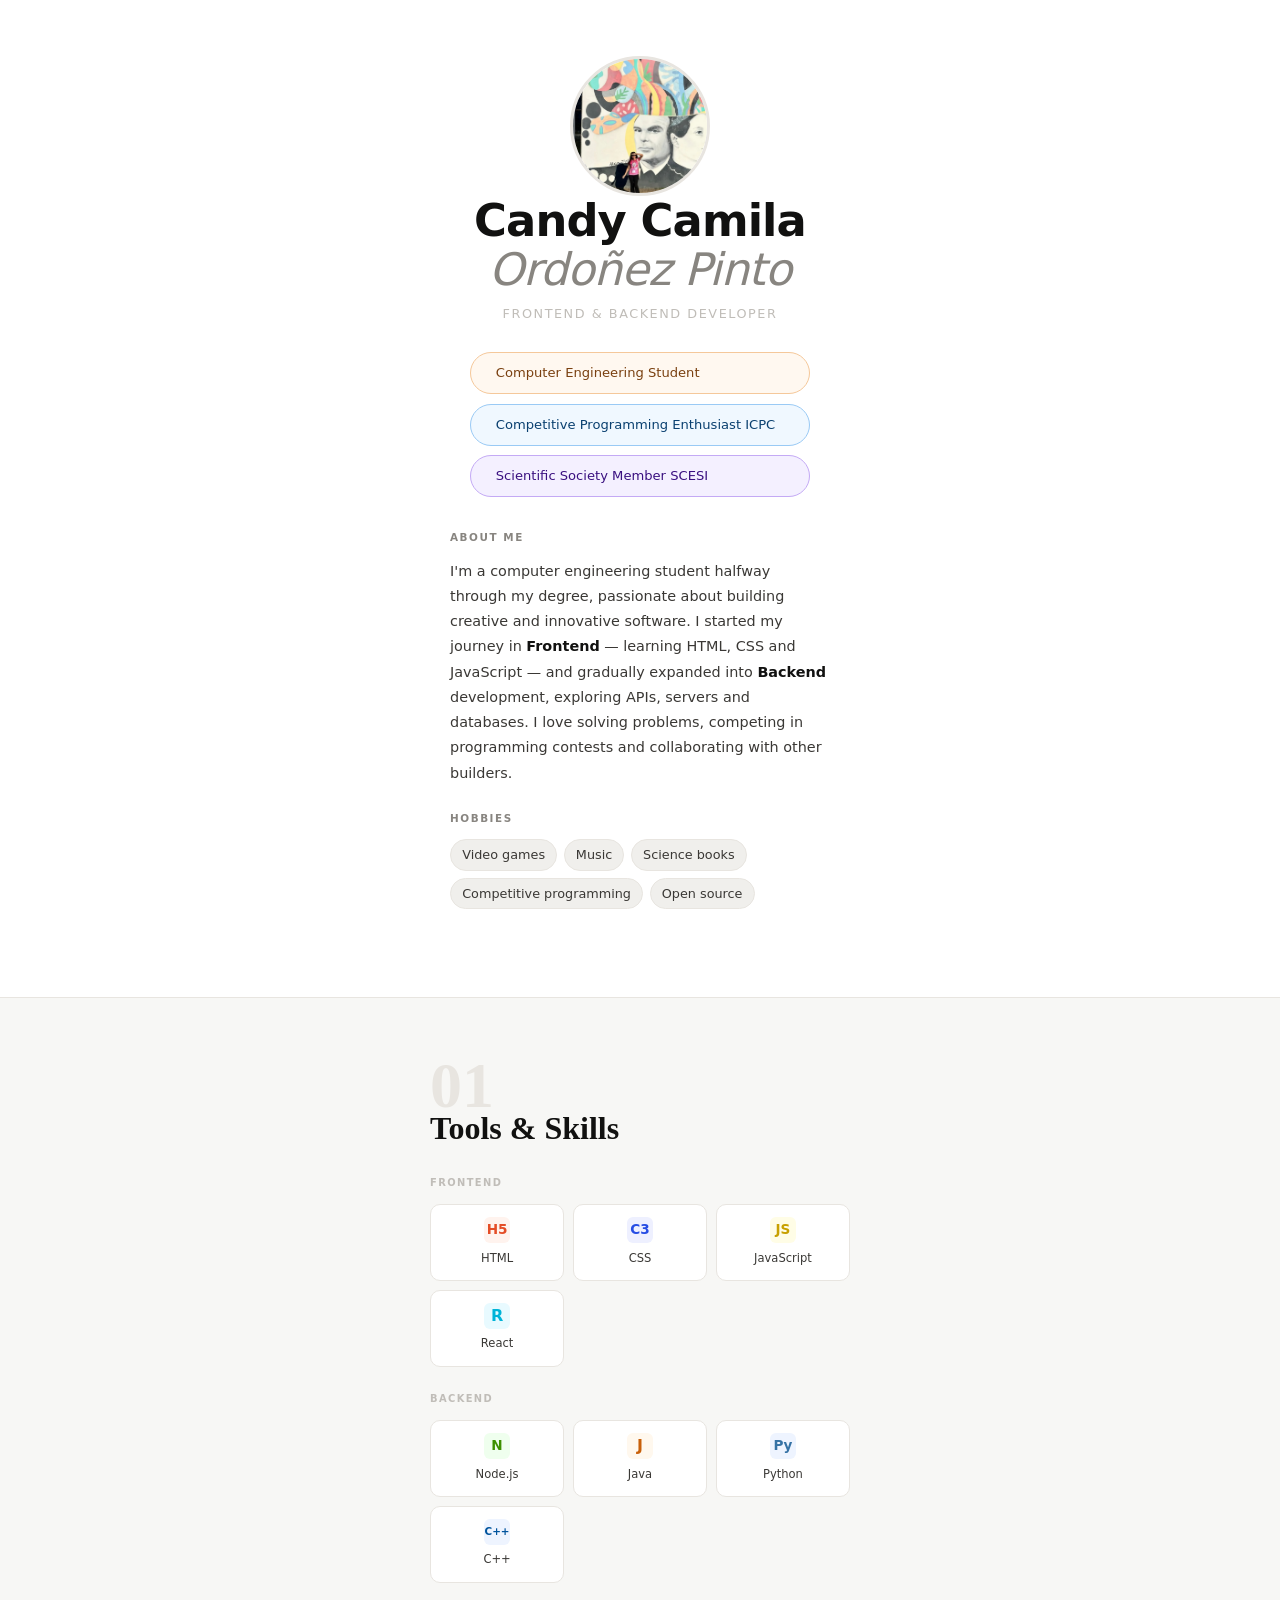
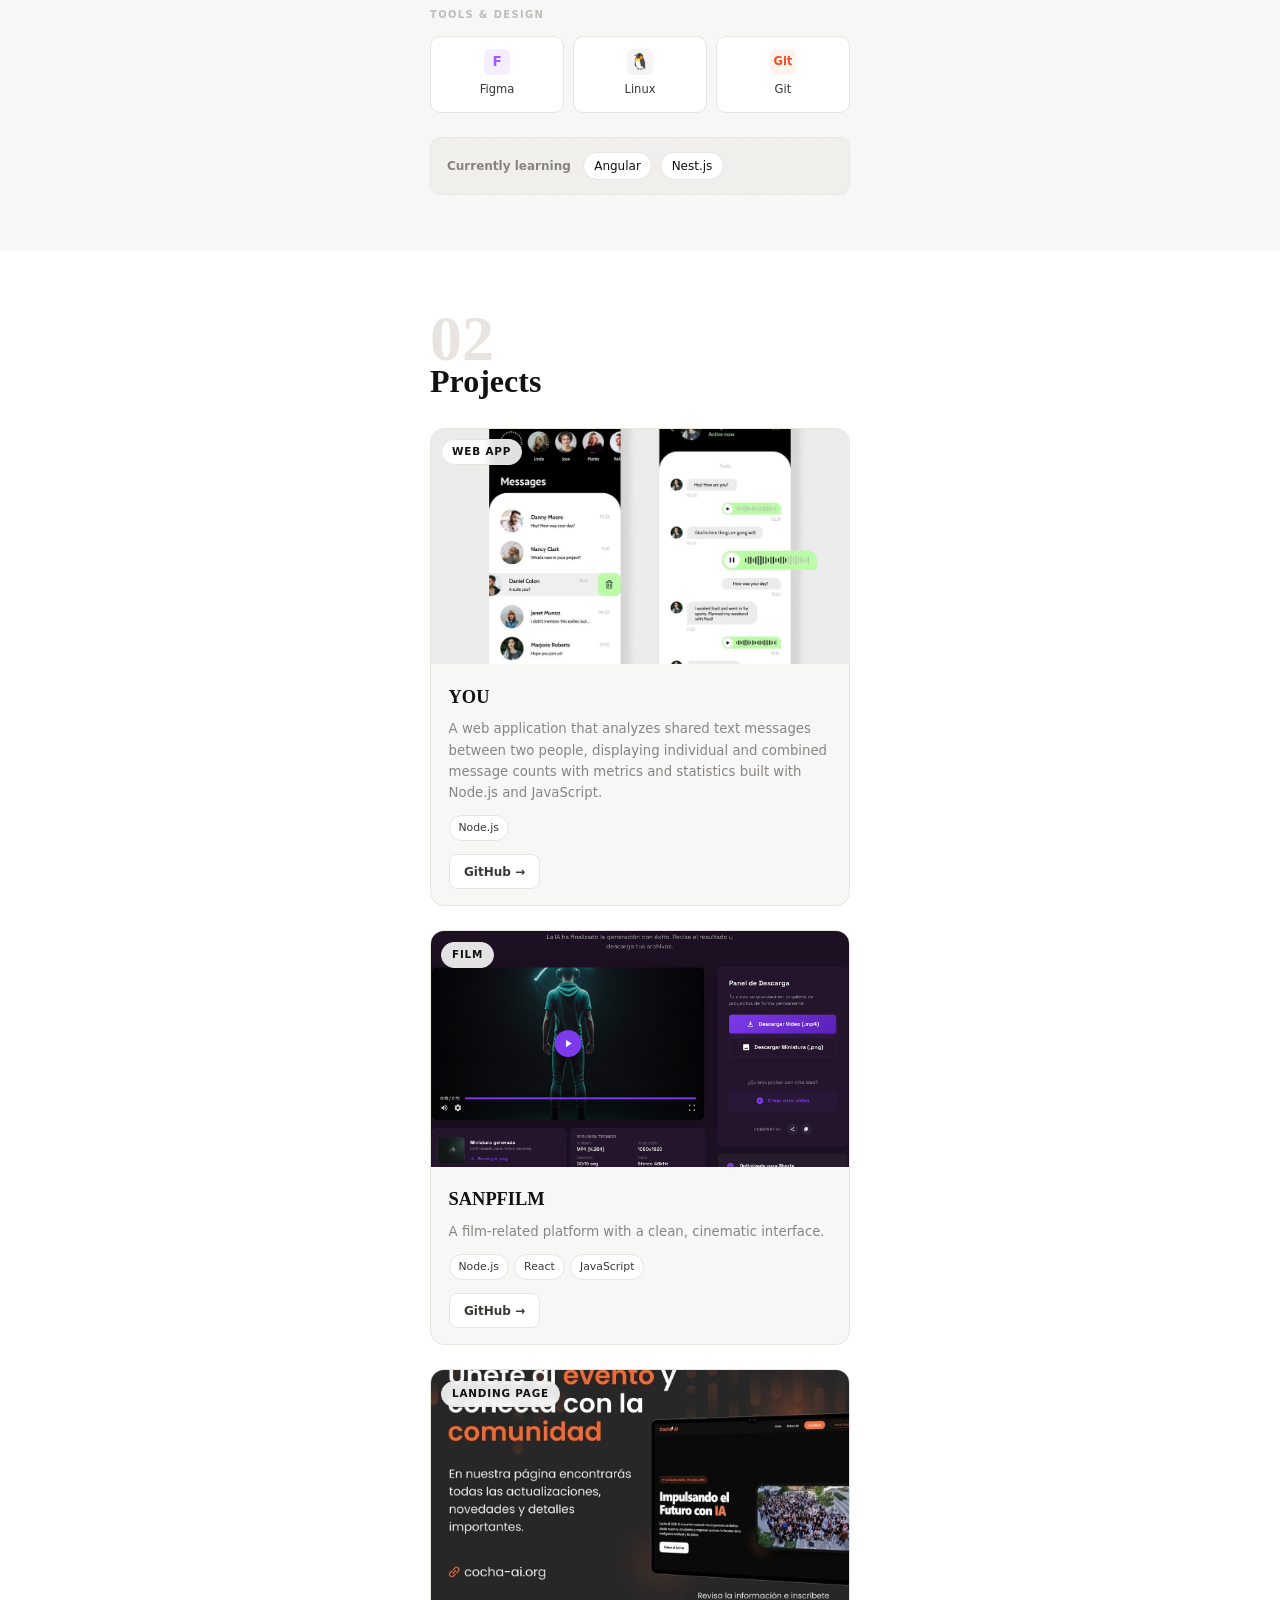
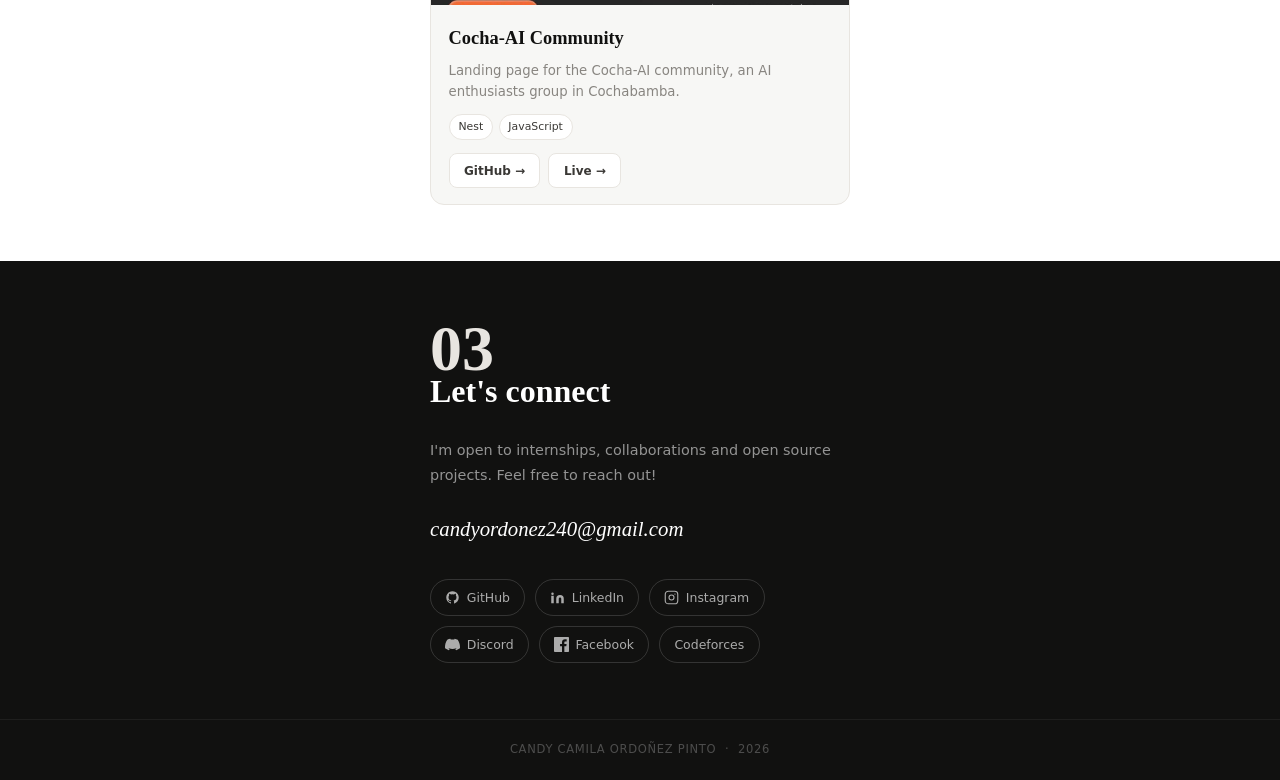
<file: cvs/cv1/index.html>
<!doctype html>
<html lang="en">
  <head>
    <meta charset="UTF-8" />
    <meta name="viewport" content="width=device-width, initial-scale=1.0" />
    <meta
      name="description"
      content="Candy Camila Ordoñez Pinto — Computer Engineering Student & Developer"
    />
    <title>Candy Ordoñez - CV</title>
    <link rel="stylesheet" href="styles.css" />
  </head>

  <body>
    <a class="skip-link" href="#main">Skip to main content</a>
    <header class="hero" role="banner">
      <figure class="hero__photo-wrap">
        <img
          class="hero__photo"
          src="./img/me.jpeg"
          alt="Candy Camila Ordoñez Pinto"
          width="120"
          height="120"
        />
      </figure>
      <h1 class="hero__name">Candy Camila<br /><em>Ordoñez Pinto</em></h1>
      <p class="hero__role">Frontend &amp; Backend Developer</p>

      <ul class="hero__badges" aria-label="Key roles">
        <li class="badge badge--1">
          <span class="badge__icon" aria-hidden="true"></span>
          Computer Engineering Student
        </li>
        <li class="badge badge--2">
          <span class="badge__icon" aria-hidden="true"></span>
          Competitive Programming Enthusiast ICPC
        </li>
        <li class="badge badge--3">
          <span class="badge__icon" aria-hidden="true"></span>
          Scientific Society Member SCESI
        </li>
      </ul>

      <section class="hero__about">
        <h2 class="section-label">About me</h2>
        <p>
          I'm a computer engineering student halfway through my degree,
          passionate about building creative and innovative software. I started
          my journey in <strong>Frontend</strong> — learning HTML, CSS and
          JavaScript — and gradually expanded into
          <strong>Backend</strong> development, exploring APIs, servers and
          databases. I love solving problems, competing in programming contests
          and collaborating with other builders.
        </p>
      </section>

      <section class="hero__hobbies">
        <h2 class="section-label">Hobbies</h2>
        <ul class="hobby-list" role="list">
          <li>Video games</li>
          <li>Music</li>
          <li>Science books</li>
          <li>Competitive programming</li>
          <li>Open source</li>
        </ul>
      </section>

    </header>

    <main id="main">
      <section class="section" id="skills" aria-labelledby="skills-heading">
        <div class="section__inner">
          <span class="section__number" aria-hidden="true">01</span>
          <h2 class="section__title" id="skills-heading">Tools &amp; Skills</h2>

          <section class="skill-group">
            <h3 class="skill-group__label">Frontend</h3>
            <ul class="skill-grid" role="list">
              <li class="skill-card">
                <span class="skill-card__icon skill-card__icon--html">H5</span>
                <span>HTML</span>
              </li>
              <li class="skill-card">
                <span class="skill-card__icon skill-card__icon--css">C3</span>
                <span>CSS</span>
              </li>
              <li class="skill-card">
                <span class="skill-card__icon skill-card__icon--js">JS</span>
                <span>JavaScript</span>
              </li>
              <li class="skill-card">
                <span class="skill-card__icon skill-card__icon--react">R</span>
                <span>React</span>
              </li>
            </ul>
          </section>

          <section class="skill-group">
            <h3 class="skill-group__label">Backend</h3>
            <ul class="skill-grid" role="list">
              <li class="skill-card">
                <span class="skill-card__icon skill-card__icon--node">N</span>
                <span>Node.js</span>
              </li>
              <li class="skill-card">
                <span class="skill-card__icon skill-card__icon--java">J</span>
                <span>Java</span>
              </li>
              <li class="skill-card">
                <span class="skill-card__icon skill-card__icon--python"
                  >Py</span>
                <span>Python</span>
              </li>
              <li class="skill-card">
                <span class="skill-card__icon skill-card__icon--cpp">C++</span>
                <span>C++</span>
              </li>
            </ul>
          </section>


          <section class="skill-group">
            <h3 class="skill-group__label">Tools &amp; Design</h3>
            <ul class="skill-grid" role="list">
              <li class="skill-card">
                <span class="skill-card__icon skill-card__icon--figma">F</span>
                <span>Figma</span>
              </li>
              <li class="skill-card">
                <span class="skill-card__icon skill-card__icon--linux">🐧</span>
                <span>Linux</span>
              </li>
              <li class="skill-card">
                <span class="skill-card__icon skill-card__icon--git">Git</span>
                <span>Git</span>
              </li>
            </ul>
          </section>

          <aside class="learning-box">
            <p class="learning-box__label"> Currently learning</p>
            <ul class="learning-box__list" role="list">
              <li>Angular</li>
              <li>Nest.js</li>
            </ul>
          </aside>
        </div>
      </section>

      <section
        class="section section--alt"
        id="projects"
        aria-labelledby="projects-heading"
      >
        <div class="section__inner">
          <span class="section__number" aria-hidden="true">02</span>
          <h2 class="section__title" id="projects-heading">Projects</h2>

          <ul class="project-list" role="list">
            <li class="project-card">
              <figure class="project-card__img-wrap">
                <img
                  src="./img/web.png"
                  alt="YOU project screenshot"
                  class="project-card__img"
                  loading="lazy"
                />
                <span class="project-card__tag">Web App</span>
              </figure>
              <section class="project-card__body">
                <h3 class="project-card__name">YOU</h3>
                <p class="project-card__desc">
                  A web application that analyzes shared text messages between two people,
                  displaying individual and combined message counts with metrics and statistics
                  built with Node.js and JavaScript.
                </p>
                <ul class="project-card__tags" aria-label="Technologies">
                  <li>Node.js</li>
                </ul>
                <nav class="project-card__links">
                  <a
                    href="#"
                    class="btn btn--ghost"
                    aria-label="View YOU project on GitHub"
                    >GitHub →</a
                  >
                </nav>
              </section>
            </li>

            <li class="project-card">
              <figure class="project-card__img-wrap">
                <img
                  src="./img/snapfilm.png"
                  alt="SANPFILM project screenshot"
                  class="project-card__img"
                  loading="lazy"
                />
                <span class="project-card__tag">Film</span>
              </figure>
              <section class="project-card__body">
                <h3 class="project-card__name">SANPFILM</h3>
                <p class="project-card__desc">
                  A film-related platform with a clean, cinematic interface.
                </p>
                <ul class="project-card__tags" aria-label="Technologies">
                  <li>Node.js</li>
                  <li>React</li>
                  <li>JavaScript</li>
                </ul>
                <nav class="project-card__links">
                  <a
                    href="https://github.com/Amiddala/snapfilm-backend"
                    class="btn btn--ghost"
                    aria-label="View SANPFILM on GitHub"
                    >GitHub →</a
                  >
                </nav>
              </section>
            </li>

            <li class="project-card">
              <figure class="project-card__img-wrap">
                <img
                  src="./img/cocha.png"
                  alt="Cocha-AI Community Landing Page screenshot"
                  class="project-card__img"
                  loading="lazy"
                />
                <span class="project-card__tag">Landing Page</span>
              </figure>
              <section class="project-card__body">
                <h3 class="project-card__name">Cocha-AI Community</h3>
                <p class="project-card__desc">
                  Landing page for the Cocha-AI community, an AI enthusiasts
                  group in Cochabamba.
                </p>
                <ul class="project-card__tags" aria-label="Technologies">
                  <li>Nest</li>
                  <li>JavaScript</li>
                </ul>
                <nav class="project-card__links">
                  <a
                    href="https://github.com/scesi/cocha-ai-be"
                    class="btn btn--ghost"
                    aria-label="View Cocha-AI on GitHub"
                    >GitHub →</a>
                  <a
                    href="https://cocha-ai.org/?utm_source=ig&utm_medium=social&utm_content=link_in_bio&fbclid=PAb21jcAQdmtpleHRuA2FlbQIxMQBzcnRjBmFwcF9pZA81NjcwNjczNDMzNTI0MjcAAafoqUW4cumTRjTlyWJzna19sYwX4NeLrWvdcPYl5HcGEu4rVYxVj4Pyze_tDA_aem_ZmFrZWR1bW15MTZieXRlcw"
                    class="btn btn--ghost"
                    aria-label="View Cocha-AI live"
                    >Live →</a
                  >
                </nav>
              </section>
            </li>
          </ul>
        </div>
      </section>
      <section
        class="section section--contact"
        id="contact"
        aria-labelledby="contact-heading"
      >
        <div class="section__inner">
          <span class="section__number" aria-hidden="true">03</span>
          <h2 class="section__title section__title--light" id="contact-heading">
            Let's connect
          </h2>
          <p class="contact__sub">
            I'm open to internships, collaborations and open source projects.
            Feel free to reach out!
          </p>

          <a href="mailto:candyordonez240@gmail.com" class="contact__email">
            candyordonez240@gmail.com
          </a>
          <div class="contact__socials" aria-label="Social media links">
            <a
              href="https://github.com/Amiddala"
              target="_blank"
              rel="noopener noreferrer"
              class="social-btn"
              aria-label="GitHub"
            >
              <svg viewBox="0 0 24 24" fill="currentColor" aria-hidden="true">
                <path
                  d="M12 2C6.477 2 2 6.484 2 12.021c0 4.428 2.865 8.185 6.839 9.504.5.092.682-.217.682-.483 0-.237-.009-.868-.013-1.703-2.782.605-3.369-1.342-3.369-1.342-.454-1.154-1.11-1.462-1.11-1.462-.908-.62.069-.608.069-.608 1.003.07 1.531 1.031 1.531 1.031.892 1.53 2.341 1.088 2.91.832.092-.647.35-1.088.636-1.338-2.22-.253-4.555-1.111-4.555-4.943 0-1.091.39-1.984 1.029-2.683-.103-.253-.446-1.27.098-2.647 0 0 .84-.269 2.75 1.025A9.578 9.578 0 0 1 12 6.836a9.59 9.59 0 0 1 2.504.337c1.909-1.294 2.747-1.025 2.747-1.025.546 1.377.203 2.394.1 2.647.64.699 1.028 1.592 1.028 2.683 0 3.842-2.339 4.687-4.566 4.935.359.309.678.919.678 1.852 0 1.336-.012 2.415-.012 2.743 0 .268.18.579.688.481C19.138 20.203 22 16.447 22 12.021 22 6.484 17.523 2 12 2z"
                />
              </svg>
              GitHub
            </a>
            <a
              href="https://www.linkedin.com/in/candy-camila-ordo%C3%B1ez-pinto-89a06235a/"
              target="_blank"
              rel="noopener noreferrer"
              class="social-btn"
              aria-label="LinkedIn"
            >
              <svg viewBox="0 0 24 24" fill="currentColor" aria-hidden="true">
                <path
                  d="M16 8a6 6 0 0 1 6 6v7h-4v-7a2 2 0 0 0-2-2 2 2 0 0 0-2 2v7h-4v-7a6 6 0 0 1 6-6zM2 9h4v12H2zm2-5a2 2 0 1 1 0 4 2 2 0 0 1 0-4z"
                />
              </svg>
              LinkedIn
            </a>
            <a href="https://www.instagram.com/cmilaodz" class="social-btn" aria-label="Instagram">
              <svg
                viewBox="0 0 24 24"
                fill="none"
                stroke="currentColor"
                stroke-width="1.8"
                aria-hidden="true"
              >
                <rect x="2" y="2" width="20" height="20" rx="5" />
                <circle cx="12" cy="12" r="4" />
                <circle
                  cx="17.5"
                  cy="6.5"
                  r="1"
                  fill="currentColor"
                  stroke="none"
                />
              </svg>
              Instagram
            </a>
            <a href="https://www.facebook.com/profile.php?id=100090062624125&locale=es_LA" class="social-btn" aria-label="Discord">
              <svg viewBox="0 0 24 24" fill="currentColor" aria-hidden="true">
                <path
                  d="M20.317 4.37a19.791 19.791 0 0 0-4.885-1.515.074.074 0 0 0-.079.037c-.21.375-.444.864-.608 1.25a18.27 18.27 0 0 0-5.487 0 12.64 12.64 0 0 0-.617-1.25.077.077 0 0 0-.079-.037A19.736 19.736 0 0 0 3.677 4.37a.07.07 0 0 0-.032.027C.533 9.046-.32 13.58.099 18.057a.082.082 0 0 0 .031.057 19.9 19.9 0 0 0 5.993 3.03.078.078 0 0 0 .084-.028c.462-.63.874-1.295 1.226-1.994a.076.076 0 0 0-.041-.106 13.107 13.107 0 0 1-1.872-.892.077.077 0 0 1-.008-.128 10.2 10.2 0 0 0 .372-.292.074.074 0 0 1 .077-.01c3.928 1.793 8.18 1.793 12.062 0a.074.074 0 0 1 .078.01c.12.098.246.198.373.292a.077.077 0 0 1-.006.127 12.299 12.299 0 0 1-1.873.892.077.077 0 0 0-.041.107c.36.698.772 1.362 1.225 1.993a.076.076 0 0 0 .084.028 19.839 19.839 0 0 0 6.002-3.03.077.077 0 0 0 .032-.054c.5-5.177-.838-9.674-3.549-13.66a.061.061 0 0 0-.031-.03z"
                />
              </svg>
              Discord
            </a>
             <a href="https://www.facebook.com/candy.ordonez.7" class="social-btn" aria-label="Facebook">
              <svg viewBox="0 0 24 24" fill="currentColor" aria-hidden="true">
                <path
                  d="M22.675 0h-21.35C.597 0 0 .597 0 1.333v21.334C0 23.403.597 24 1.325 24h11.495v-9.294H9.691v-3.622h3.129V8.413c0-3.1 1.894-4.788 4.659-4.788 1.325 0 2.464.099 2.794.143v3.24l-1.918.001c-1.504 0-1.796.715-1.796 1.763v2.312h3.591l-.467 3.622h-3.124V24h6.116C23.403 24 24 23.403 24 22.667V1.333C24 .597 23.403 0 22.675 0z"
                />
              </svg>
              Facebook
            </a>
            <a href="https://codeforces.com/profile/amidala" class="social-btn" aria-label="Codeforces">
              Codeforces
            </a>
          </nav>
        </div>
      </section>
    </main>
    <footer class="footer" role="contentinfo">
      <p>
        Candy Camila Ordoñez Pinto &nbsp;·&nbsp;
        <time datetime="2026">2026</time>
      </p>
    </footer>
  </body>
</html>
</file>
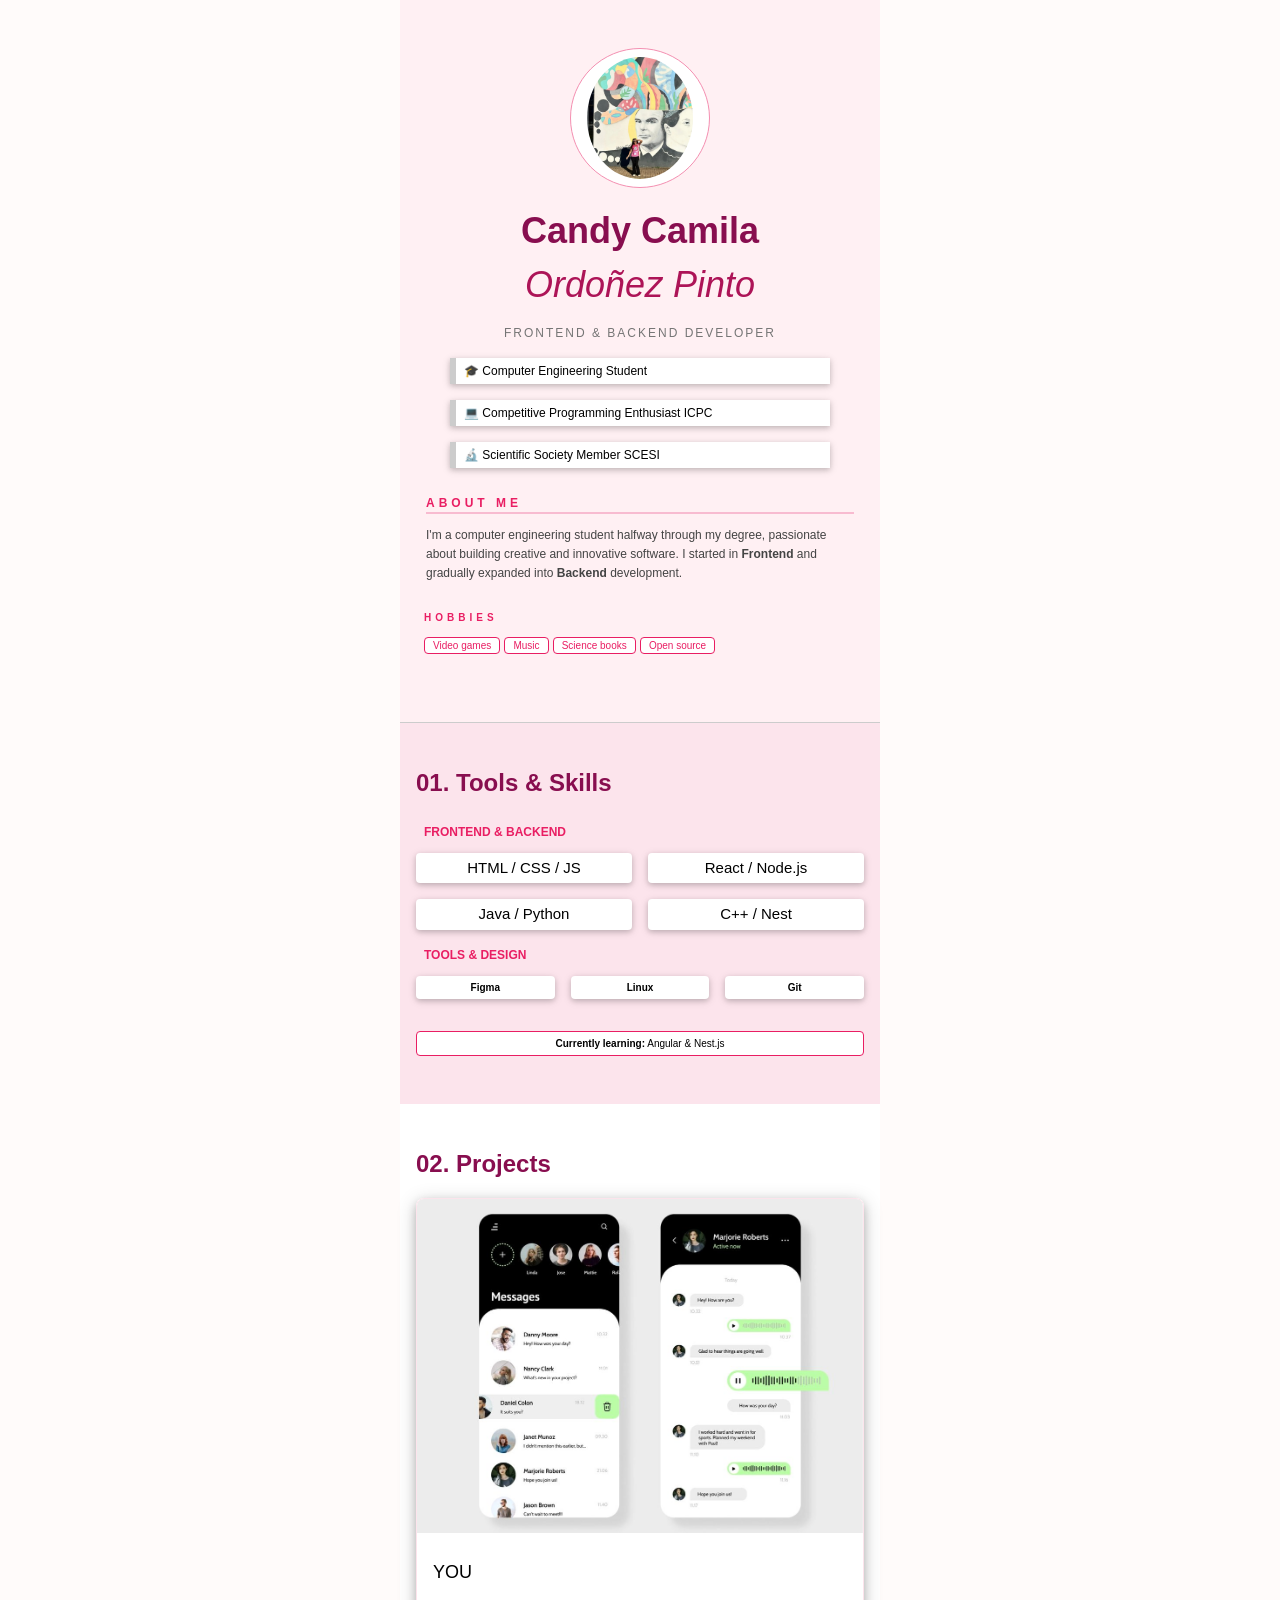
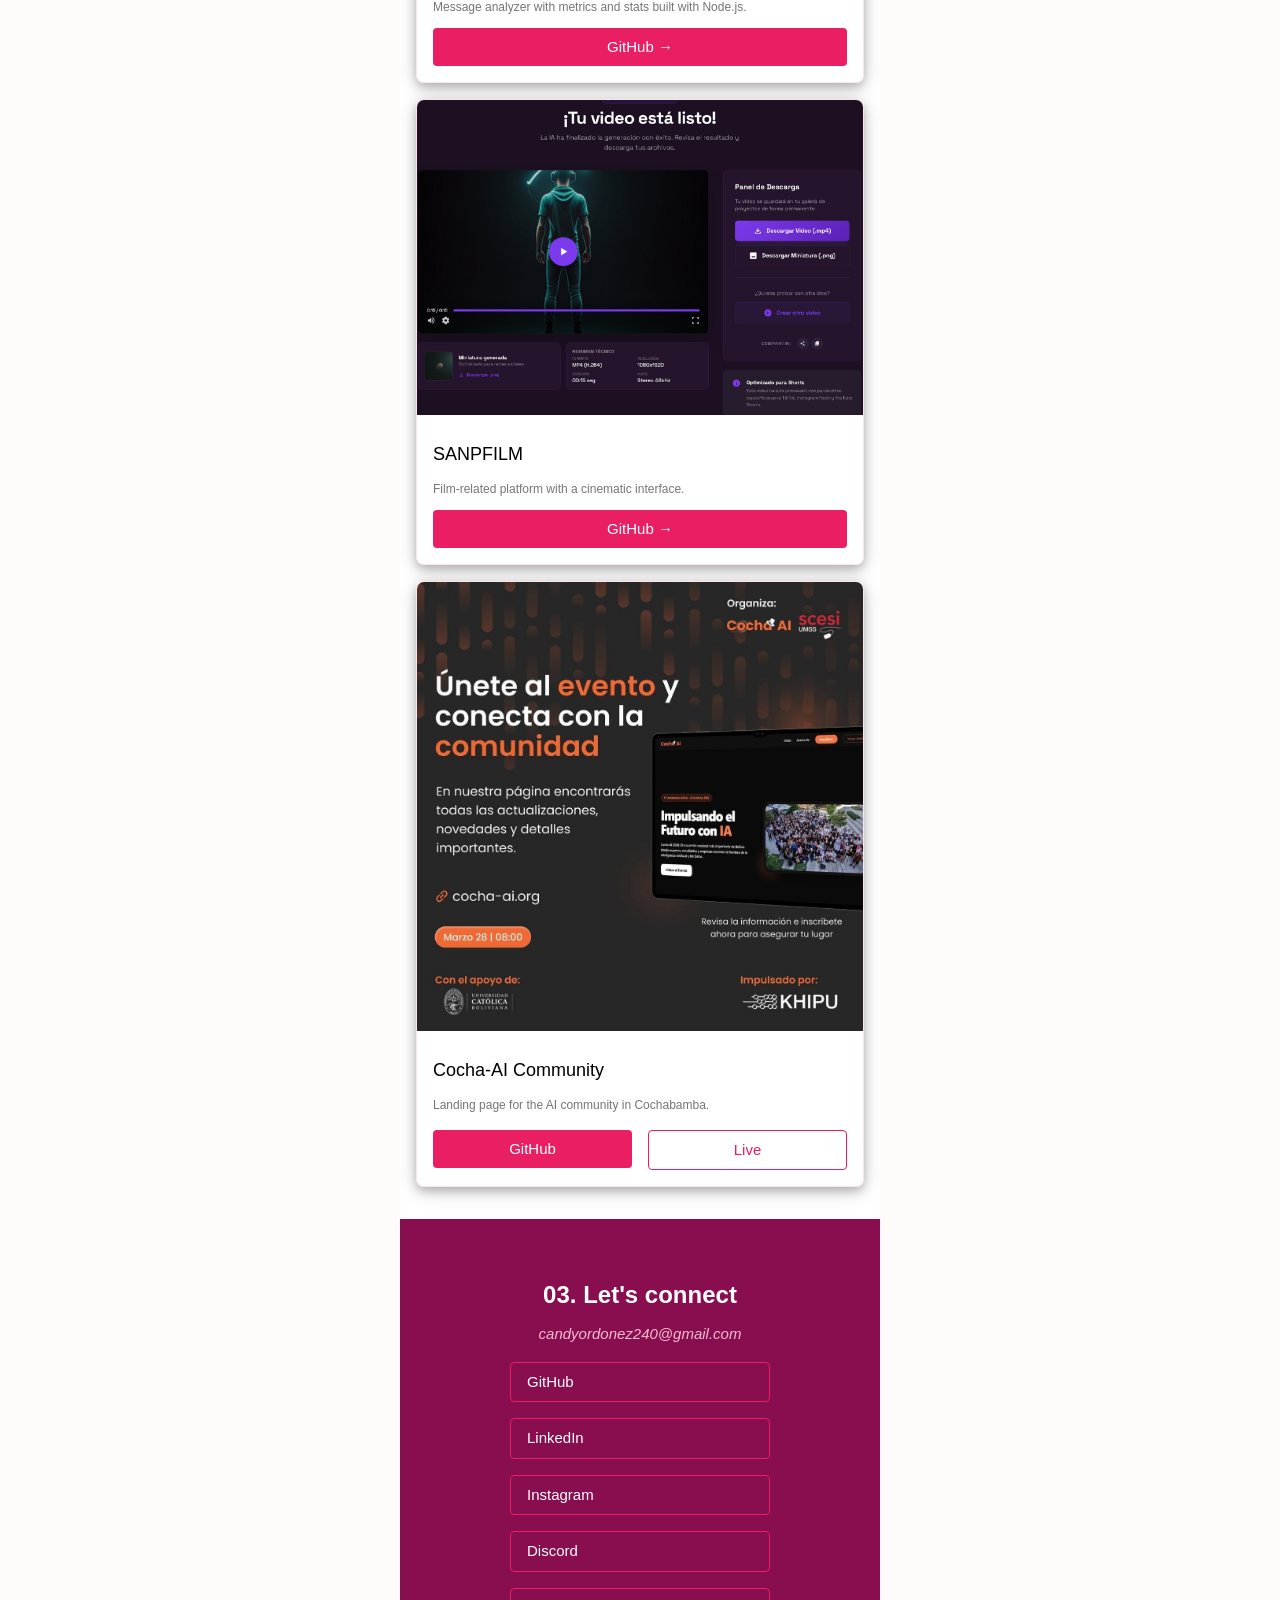
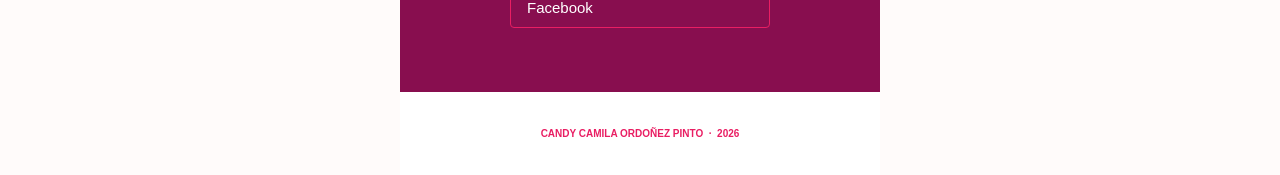
<file: cvs/cv3/index.html>
<!DOCTYPE html>
<html lang="en">
<head>
    <meta charset="UTF-8">
    <meta name="viewport" content="width=device-width, initial-scale=1.0">
    <title>Candy Ordoñez - Portfolio</title>
    <link rel="stylesheet" href="https://www.w3schools.com/w3css/4/w3.css">
</head>

<body class="w3-content" style="max-width:480px; background-color: #fffbfa;">

    <header class="w3-container w3-center w3-padding-48 w3-border-bottom" style="background-color: #fff0f3; border-color: #f8bbd0;">
        <img src="./img/me.jpeg" alt="Candy Camila Ordoñez Pinto" class="w3-circle w3-border w3-padding w3-white" style="width:140px; height:140px; object-fit:cover; border-color:#f48fb1 !important;">
        
        <h1 class="w3-xxlarge" style="font-weight:800; color: #880e4f; margin-top:16px;">
            Candy Camila <br>
            <span style="font-weight:300; font-style: italic; color: #ad1457;">Ordoñez Pinto</span>
        </h1>
        <p class="w3-small w3-text-grey w3-wide" style="letter-spacing: 2px;">FRONTEND & BACKEND DEVELOPER</p>

        <div class="w3-margin-top w3-left-align" style="max-width: 380px; margin: auto;">
            <div class="w3-panel w3-white w3-card-2 w3-leftbar w3-padding-small w3-small" style="border-color: #f06292;">
                🎓 Computer Engineering Student
            </div>
            <div class="w3-panel w3-white w3-card-2 w3-leftbar w3-padding-small w3-small" style="border-color: #f06292;">
                💻 Competitive Programming Enthusiast ICPC
            </div>
            <div class="w3-panel w3-white w3-card-2 w3-leftbar w3-padding-small w3-small" style="border-color: #f06292;">
                🔬 Scientific Society Member SCESI
            </div>
        </div>

        <div class="w3-left-align w3-margin-top" style="padding: 10px;">
            <b class="w3-text-pink w3-small w3-wide" style="display:block; border-bottom: 2px solid #f8bbd0; margin-bottom:10px;">ABOUT ME</b>
            <p class="w3-small" style="line-height:1.6; color: #444;">
                I'm a computer engineering student halfway through my degree, passionate about building creative and innovative software. I started in <b>Frontend</b> and gradually expanded into <b>Backend</b> development.
            </p>
        </div>

        <div class="w3-left-align w3-padding-small">
            <b class="w3-text-pink w3-tiny w3-wide" style="display:block; margin-bottom:8px;">HOBBIES</b>
            <span class="w3-tag w3-white w3-border w3-border-pink w3-round w3-tiny w3-margin-bottom w3-text-pink">Video games</span>
            <span class="w3-tag w3-white w3-border w3-border-pink w3-round w3-tiny w3-margin-bottom w3-text-pink">Music</span>
            <span class="w3-tag w3-white w3-border w3-border-pink w3-round w3-tiny w3-margin-bottom w3-text-pink">Science books</span>
            <span class="w3-tag w3-white w3-border w3-border-pink w3-round w3-tiny w3-margin-bottom w3-text-pink">Open source</span>
        </div>
    </header>

    <main class="w3-container w3-padding-32" style="background-color: #fce4ec;">
        <h2 class="w3-xlarge" style="font-weight:800; color: #880e4f;">01. Tools & Skills</h2>
        
        <div class="w3-row-padding" style="margin:0 -16px;">
            <p class="w3-small w3-text-pink w3-margin-left"><b>FRONTEND & BACKEND</b></p>
            <div class="w3-col s6 w3-margin-bottom"><div class="w3-white w3-card w3-padding-small w3-center w3-round">HTML / CSS / JS</div></div>
            <div class="w3-col s6 w3-margin-bottom"><div class="w3-white w3-card w3-padding-small w3-center w3-round">React / Node.js</div></div>
            <div class="w3-col s6 w3-margin-bottom"><div class="w3-white w3-card w3-padding-small w3-center w3-round">Java / Python</div></div>
            <div class="w3-col s6 w3-margin-bottom"><div class="w3-white w3-card w3-padding-small w3-center w3-round">C++ / Nest</div></div>
            
            <p class="w3-small w3-text-pink w3-margin-left"><b>TOOLS & DESIGN</b></p>
            <div class="w3-col s4 w3-margin-bottom"><div class="w3-white w3-card w3-padding-small w3-center w3-round w3-tiny"><b>Figma</b></div></div>
            <div class="w3-col s4 w3-margin-bottom"><div class="w3-white w3-card w3-padding-small w3-center w3-round w3-tiny"><b>Linux</b></div></div>
            <div class="w3-col s4 w3-margin-bottom"><div class="w3-white w3-card w3-padding-small w3-center w3-round w3-tiny"><b>Git</b></div></div>
        </div>

        <div class="w3-panel w3-white w3-round w3-border w3-border-pink w3-padding-small w3-tiny w3-center">
            <b>Currently learning:</b> Angular & Nest.js
        </div>
    </main>

    <section class="w3-container w3-padding-32 w3-white">
        <h2 class="w3-xlarge" style="font-weight:800; color: #880e4f;">02. Projects</h2>

        <div class="w3-card-4 w3-margin-top w3-round-large" style="overflow:hidden; border: 1px solid #fce4ec;">
            <img src="./img/web.png" style="width:100%">
            <div class="w3-container w3-padding-16">
                <h3 class="w3-large w3-bold">YOU</h3>
                <p class="w3-small w3-text-grey">Message analyzer with metrics and stats built with Node.js.</p>
                <a href="#" class="w3-button w3-block w3-round w3-pink">GitHub →</a>
            </div>
        </div>

        <div class="w3-card-4 w3-margin-top w3-round-large" style="overflow:hidden; border: 1px solid #fce4ec;">
            <img src="./img/snapfilm.png" style="width:100%">
            <div class="w3-container w3-padding-16">
                <h3 class="w3-large w3-bold">SANPFILM</h3>
                <p class="w3-small w3-text-grey">Film-related platform with a cinematic interface.</p>
                <a href="https://github.com/Amiddala/snapfilm-backend" target="_blank" class="w3-button w3-block w3-round w3-pink">GitHub →</a>
            </div>
        </div>

        <div class="w3-card-4 w3-margin-top w3-round-large" style="overflow:hidden; border: 1px solid #fce4ec;">
            <img src="./img/cocha.png" style="width:100%">
            <div class="w3-container w3-padding-16">
                <h3 class="w3-large w3-bold">Cocha-AI Community</h3>
                <p class="w3-small w3-text-grey">Landing page for the AI community in Cochabamba.</p>
                <div class="w3-row-padding w3-margin-top" style="margin:0 -16px;">
                    <div class="w3-col s6"><a href="https://github.com/scesi/cocha-ai-be" target="_blank" class="w3-button w3-block w3-round w3-pink">GitHub</a></div>
                    <div class="w3-col s6"><a href="https://cocha-ai.org/" target="_blank" class="w3-button w3-white w3-border w3-border-pink w3-text-pink w3-block w3-round">Live</a></div>
                </div>
            </div>
        </div>
    </section>

    <section class="w3-container w3-padding-48 w3-center" style="background-color: #880e4f; color: white;">
        <h2 class="w3-xlarge" style="font-weight:800;">03. Let's connect</h2>
        <a href="mailto:candyordonez240@gmail.com" class="w3-medium" style="color: #f8bbd0; text-decoration:none; font-style: italic;">
            candyordonez240@gmail.com
        </a>
        
        <div class="w3-bar-block w3-margin-top" style="max-width:260px; margin:auto;">
            <a href="https://github.com/Amiddala" target="_blank" class="w3-bar-item w3-button w3-border w3-border-pink w3-round w3-margin-bottom w3-left-align">
                  GitHub
            </a>
            <a href="https://www.linkedin.com/in/candy-camila-ordo%C3%B1ez-pinto-89a06235a/" target="_blank" class="w3-bar-item w3-button w3-border w3-border-pink w3-round w3-margin-bottom w3-left-align">
                  LinkedIn
            </a>
            <a href="https://www.instagram.com/cmilaodz" target="_blank" class="w3-bar-item w3-button w3-border w3-border-pink w3-round w3-margin-bottom w3-left-align">
                  Instagram
            </a>
            <a href="https://www.facebook.com/profile.php?id=100090062624125" target="_blank" class="w3-bar-item w3-button w3-border w3-border-pink w3-round w3-margin-bottom w3-left-align">
                   Discord
            </a>
            <a href="https://www.facebook.com/candy.ordonez.7" target="_blank" class="w3-bar-item w3-button w3-border w3-border-pink w3-round w3-margin-bottom w3-left-align">
                   Facebook
            </a>
        </div>
    </section>

    <footer class="w3-container w3-padding-24 w3-center w3-white">
        <p class="w3-tiny w3-text-pink" style="font-weight:700;">CANDY CAMILA ORDOÑEZ PINTO &nbsp;·&nbsp; 2026</p>
    </footer>

</body>
</html>
</file>
<file: cvs/cv1/styles.css>
:root {
  --white: #ffffff;
  --bg: #f7f7f5;
  --bg-alt: #f0efec;
  --surface: #ffffff;
  --border: #e8e5e0;
  --ink: #111110;
  --ink-mid: #3a3835;
  --ink-muted: #888580;
  --ink-light: #c0bdb8;
  --accent: #1a1a1a;
  --accent-2: #5c5c5c;
  --badge-1-bg: #fff8f0;
  --badge-1-border: #f5c89a;
  --badge-1-text: #7a4010;
  --badge-2-bg: #f0f8ff;
  --badge-2-border: #9acaf5;
  --badge-2-text: #0a4070;
  --badge-3-bg: #f4f0ff;
  --badge-3-border: #c4aaf5;
  --badge-3-text: #3a1080;
  --contact-bg: #111110;
  --font-display: "Playfair Display", Georgia, serif;
  --font-body: "Figtree", system-ui, sans-serif;
  --ease: cubic-bezier(0.4, 0, 0.2, 1);
}

*,
*::before,
*::after {
  box-sizing: border-box;
  margin: 0;
  padding: 0;
}

html {
  scroll-behavior: smooth;
  -webkit-text-size-adjust: 100%;
}

body {
  font-family: var(--font-body);
  font-size: 0.9rem;
  line-height: 1.7;
  color: var(--ink-mid);
  background: var(--bg);
  -webkit-font-smoothing: antialiased;
}

img {
  display: block;
  max-width: 100%;
  height: auto;
}

a {
  color: inherit;
}

ul,
ol {
  list-style: none;
}

.skip-link {
  position: absolute;
  top: -100%;
  left: 1rem;
  z-index: 999;
  padding: 0.4rem 1rem;
  background: var(--ink);
  color: #fff;
  font-size: 0.8rem;
  border-radius: 6px;
  text-decoration: none;
  transition: top 0.2s;
}

.skip-link:focus {
  top: 1rem;
}

.section-label {
  font-family: var(--font-body);
  font-size: 0.65rem;
  font-weight: 600;
  letter-spacing: 0.15em;
  text-transform: uppercase;
  color: var(--ink-muted);
  margin-bottom: 0.75rem;
}

.hero {
  min-height: 100svh;
  display: flex;
  flex-direction: column;
  align-items: center;
  text-align: center;
  padding: 3.5rem 1.5rem 3rem;
  background: var(--white);
  border-bottom: 1px solid var(--border);
  position: relative;
  overflow: hidden;
  animation: fadeUp 0.7s var(--ease) both;
}

.hero__photo {
  width: 140px;
  height: 140px;
  border-radius: 50%;
  object-fit: cover;
  border: 3px solid var(--border);
  background: var(--bg-alt);
}

.hero__name {
  font-family:
    system-ui,
    -apple-system,
    BlinkMacSystemFont,
    "Segoe UI",
    Roboto,
    Oxygen,
    Ubuntu,
    Cantarell,
    "Open Sans",
    "Helvetica Neue",
    sans-serif;
  font-size: clamp(2rem, 8vw, 2.8rem);
  font-weight: 700;
  color: var(--ink);
  line-height: 1.1;
  letter-spacing: -0.02em;
  margin-bottom: 0.5rem;
}

.hero__name em {
  font-style: italic;
  font-weight: 400;
  color: var(--ink-muted);
}

.hero__role {
  font-size: 0.8rem;
  letter-spacing: 0.12em;
  text-transform: uppercase;
  color: var(--ink-light);
  font-weight: 500;
  margin-bottom: 1.75rem;
}

.hero__badges {
  display: flex;
  flex-direction: column;
  gap: 0.6rem;
  width: 100%;
  max-width: 340px;
  margin-bottom: 2rem;
}

.badge {
  display: flex;
  align-items: center;
  gap: 0.55rem;
  padding: 0.55rem 1rem;
  border-radius: 999px;
  font-size: 0.82rem;
  font-weight: 500;
  border: 1px solid;
  text-align: left;
}

.badge--1 {
  background: var(--badge-1-bg);
  border-color: var(--badge-1-border);
  color: var(--badge-1-text);
}

.badge--2 {
  background: var(--badge-2-bg);
  border-color: var(--badge-2-border);
  color: var(--badge-2-text);
}

.badge--3 {
  background: var(--badge-3-bg);
  border-color: var(--badge-3-border);
  color: var(--badge-3-text);
}

.hero__about {
  text-align: left;
  width: 100%;
  max-width: 380px;
  margin-bottom: 1.5rem;
}

.hero__about p {
  font-size: 0.9rem;
  color: var(--ink-mid);
  line-height: 1.75;
}

.hero__about strong {
  color: var(--ink);
}

.hero__hobbies {
  text-align: left;
  width: 100%;
  max-width: 380px;
  margin-bottom: 2.5rem;
}

.hobby-list {
  display: flex;
  flex-wrap: wrap;
  gap: 0.4rem;
}

.hobby-list li {
  font-size: 0.8rem;
  padding: 0.25rem 0.7rem;
  background: var(--bg-alt);
  border: 1px solid var(--border);
  border-radius: 999px;
  color: var(--ink-mid);
}

@keyframes bounce {
  0%,
  100% {
    transform: translateY(0);
  }
  50% {
    transform: translateY(6px);
  }
}

.section {
  padding: 3.5rem 1.5rem;
  background: var(--bg);
}

.section--alt {
  background: var(--white);
}

.section--contact {
  background: var(--contact-bg);
}

.section__inner {
  max-width: 420px;
  margin: 0 auto;
  position: relative;
}

.section__number {
  display: block;
  font-family: var(--font-display);
  font-size: 4rem;
  font-weight: 700;
  color: var(--border);
  line-height: 1;
  margin-bottom: -0.5rem;
  user-select: none;
}

.section__title {
  font-family: var(--font-display);
  font-size: clamp(1.6rem, 5vw, 2rem);
  font-weight: 700;
  color: var(--ink);
  line-height: 1.15;
  margin-bottom: 1.75rem;
}

.section__title--light {
  color: #fff;
}

.skill-group {
  margin-bottom: 1.5rem;
}

.skill-group__label {
  font-size: 0.62rem;
  font-weight: 600;
  letter-spacing: 0.14em;
  text-transform: uppercase;
  color: var(--ink-light);
  margin-bottom: 0.75rem;
}

.skill-grid {
  display: grid;
  grid-template-columns: repeat(3, 1fr);
  gap: 0.55rem;
}

.skill-card {
  display: flex;
  flex-direction: column;
  align-items: center;
  gap: 0.35rem;
  padding: 0.75rem 0.4rem;
  background: var(--white);
  border: 1px solid var(--border);
  border-radius: 10px;
  font-size: 0.72rem;
  font-weight: 500;
  color: var(--ink-mid);
  text-align: center;
  transition:
    border-color 0.18s var(--ease),
    transform 0.18s var(--ease);
}

.skill-card:hover {
  border-color: var(--ink-light);
  transform: translateY(-2px);
}

.skill-card__icon {
  font-size: 0.85rem;
  font-weight: 700;
  min-width: 26px;
  height: 26px;
  display: flex;
  align-items: center;
  justify-content: center;
  border-radius: 6px;
  font-family: var(--font-body);
}

.skill-card__icon--html { background: #fff3ee; color: #e44d26; }
.skill-card__icon--css  { background: #eef0ff; color: #264de4; }
.skill-card__icon--js   { background: #fffde6; color: #c8a000; }
.skill-card__icon--react { background: #e8faff; color: #00b4d8; font-size: 1rem; }
.skill-card__icon--node  { background: #efffee; color: #3d9100; }
.skill-card__icon--java  { background: #fff8ee; color: #c8600a; font-size: 1rem; }
.skill-card__icon--python { background: #eef4ff; color: #3572a5; }
.skill-card__icon--cpp   { background: #eef4ff; color: #00549d; font-size: 0.65rem; }
.skill-card__icon--csharp { background: #f8eeff; color: #9b4f96; font-size: 0.75rem; }
.skill-card__icon--figma  { background: #f5eeff; color: #a259ff; }
.skill-card__icon--linux  { background: #f4f4f4; color: #333; font-size: 1rem; }
.skill-card__icon--git    { background: #fff3ee; color: #f05027; font-size: 0.72rem; }

.learning-box {
  display: flex;
  align-items: center;
  gap: 0.75rem;
  flex-wrap: wrap;
  padding: 0.85rem 1rem;
  background: var(--bg-alt);
  border: 1px dashed var(--border);
  border-radius: 10px;
  margin-top: 0.5rem;
}

.learning-box__label {
  font-size: 0.75rem;
  font-weight: 600;
  color: var(--ink-muted);
  white-space: nowrap;
}

.learning-box__list {
  display: flex;
  gap: 0.5rem;
  flex-wrap: wrap;
}

.learning-box__list li {
  font-size: 0.75rem;
  font-weight: 500;
  color: var(--ink);
  background: var(--white);
  border: 1px solid var(--border);
  padding: 0.2rem 0.65rem;
  border-radius: 999px;
}

.project-list {
  display: flex;
  flex-direction: column;
  gap: 1.5rem;
}

.project-card {
  background: var(--bg);
  border: 1px solid var(--border);
  border-radius: 14px;
  overflow: hidden;
  transition: border-color 0.2s var(--ease);
}

.project-card:hover {
  border-color: var(--ink-light);
}

.project-card__img-wrap {
  position: relative;
  aspect-ratio: 16 / 9;
  background: var(--bg-alt);
  overflow: hidden;
}

.project-card__img {
  width: 100%;
  height: 100%;
  object-fit: cover;
  background: linear-gradient(135deg, var(--bg-alt) 0%, var(--border) 100%);
}

.project-card__tag {
  position: absolute;
  top: 0.65rem;
  left: 0.65rem;
  font-size: 0.65rem;
  font-weight: 600;
  letter-spacing: 0.08em;
  text-transform: uppercase;
  color: var(--ink);
  background: rgba(255, 255, 255, 0.88);
  backdrop-filter: blur(4px);
  padding: 0.2rem 0.6rem;
  border-radius: 999px;
  border: 1px solid var(--border);
}

.project-card__body {
  padding: 1.1rem 1.1rem 1rem;
}

.project-card__name {
  font-family: var(--font-display);
  font-size: 1.15rem;
  font-weight: 700;
  color: var(--ink);
  margin-bottom: 0.35rem;
}

.project-card__desc {
  font-size: 0.83rem;
  color: var(--ink-muted);
  margin-bottom: 0.75rem;
  line-height: 1.6;
}

.project-card__tags {
  display: flex;
  flex-wrap: wrap;
  gap: 0.35rem;
  margin-bottom: 0.85rem;
}

.project-card__tags li {
  font-size: 0.68rem;
  font-weight: 500;
  color: var(--ink-mid);
  background: var(--white);
  border: 1px solid var(--border);
  padding: 0.15rem 0.55rem;
  border-radius: 999px;
}

.project-card__links {
  display: flex;
  gap: 0.5rem;
}

.btn {
  display: inline-flex;
  align-items: center;
  gap: 0.3rem;
  font-size: 0.75rem;
  font-weight: 600;
  text-decoration: none;
  padding: 0.4rem 0.9rem;
  border-radius: 8px;
  transition:
    background 0.18s var(--ease),
    color 0.18s var(--ease);
}

.btn--ghost {
  color: var(--ink-mid);
  background: var(--white);
  border: 1px solid var(--border);
}

.btn--ghost:hover,
.btn--ghost:focus {
  background: var(--ink);
  color: #fff;
  border-color: var(--ink);
  outline: none;
}

.timeline {
  display: flex;
  flex-direction: column;
  gap: 1.5rem;
}

.timeline__item {
  display: flex;
  gap: 1rem;
  position: relative;
}

.timeline__item:not(:last-child)::after {
  content: "";
  position: absolute;
  left: 6px;
  top: 18px;
  bottom: calc(-1.5rem);
  width: 1px;
  background: var(--border);
}

.timeline__dot {
  flex-shrink: 0;
  width: 13px;
  height: 13px;
  border-radius: 50%;
  border: 2px solid var(--ink-light);
  background: var(--white);
  margin-top: 4px;
}

.timeline__date {
  font-size: 0.7rem;
  font-weight: 600;
  letter-spacing: 0.06em;
  text-transform: uppercase;
  color: var(--ink-light);
  margin-bottom: 0.2rem;
}

.timeline__title {
  font-family: var(--font-display);
  font-size: 0.98rem;
  font-weight: 700;
  color: var(--ink);
  margin-bottom: 0.1rem;
}

.timeline__place {
  font-size: 0.78rem;
  color: var(--ink-muted);
  margin-bottom: 0.35rem;
}

.timeline__desc {
  font-size: 0.82rem;
  color: var(--ink-muted);
  line-height: 1.65;
}

.contact__sub {
  font-size: 0.9rem;
  color: rgba(255, 255, 255, 0.55);
  margin-bottom: 1.5rem;
  line-height: 1.7;
}

.contact__email {
  display: block;
  font-family: var(--font-display);
  font-size: clamp(1rem, 4vw, 1.3rem);
  color: #fff;
  text-decoration: none;
  font-style: italic;
  margin-bottom: 2rem;
  word-break: break-all;
  transition: opacity 0.2s;
}

.contact__email:hover {
  opacity: 0.7;
}

.contact__socials {
  display: flex;
  flex-wrap: wrap;
  gap: 0.6rem;
}

.social-btn {
  display: inline-flex;
  align-items: center;
  gap: 0.4rem;
  font-size: 0.78rem;
  font-weight: 500;
  color: rgba(255, 255, 255, 0.65);
  text-decoration: none;
  border: 1px solid rgba(255, 255, 255, 0.15);
  padding: 0.45rem 0.9rem;
  border-radius: 999px;
  transition:
    color 0.18s var(--ease),
    border-color 0.18s var(--ease);
}

.social-btn:hover,
.social-btn:focus {
  color: #fff;
  border-color: rgba(255, 255, 255, 0.45);
  outline: none;
}

.social-btn svg {
  width: 15px;
  height: 15px;
  flex-shrink: 0;
}

.footer {
  text-align: center;
  font-size: 0.72rem;
  letter-spacing: 0.06em;
  text-transform: uppercase;
  color: rgba(255, 255, 255, 0.25);
  background: var(--contact-bg);
  padding: 1.25rem 1rem;
  border-top: 1px solid rgba(255, 255, 255, 0.06);
}

@keyframes fadeUp {
  from {
    opacity: 0;
    transform: translateY(20px);
  }
  to {
    opacity: 1;
    transform: translateY(0);
  }
}

.hero {
  animation-delay: 0.05s;
}

.section {
  animation: fadeUp 0.6s var(--ease) both;
}

@media print {
  .hero__scroll,
  .skip-link {
    display: none;
  }

  body {
    background: #fff;
    color: #111;
    font-size: 12px;
  }

  .hero,
  .section,
  .section--alt {
    background: #fff;
    border: none;
    padding: 1.5rem 0;
    page-break-inside: avoid;
  }

  .project-card__img-wrap {
    display: none;
  }

  .contact__email,
  .contact__sub,
  .section__title--light {
    color: #111;
  }

  .section--contact {
    background: #fff;
  }
}
</file>
